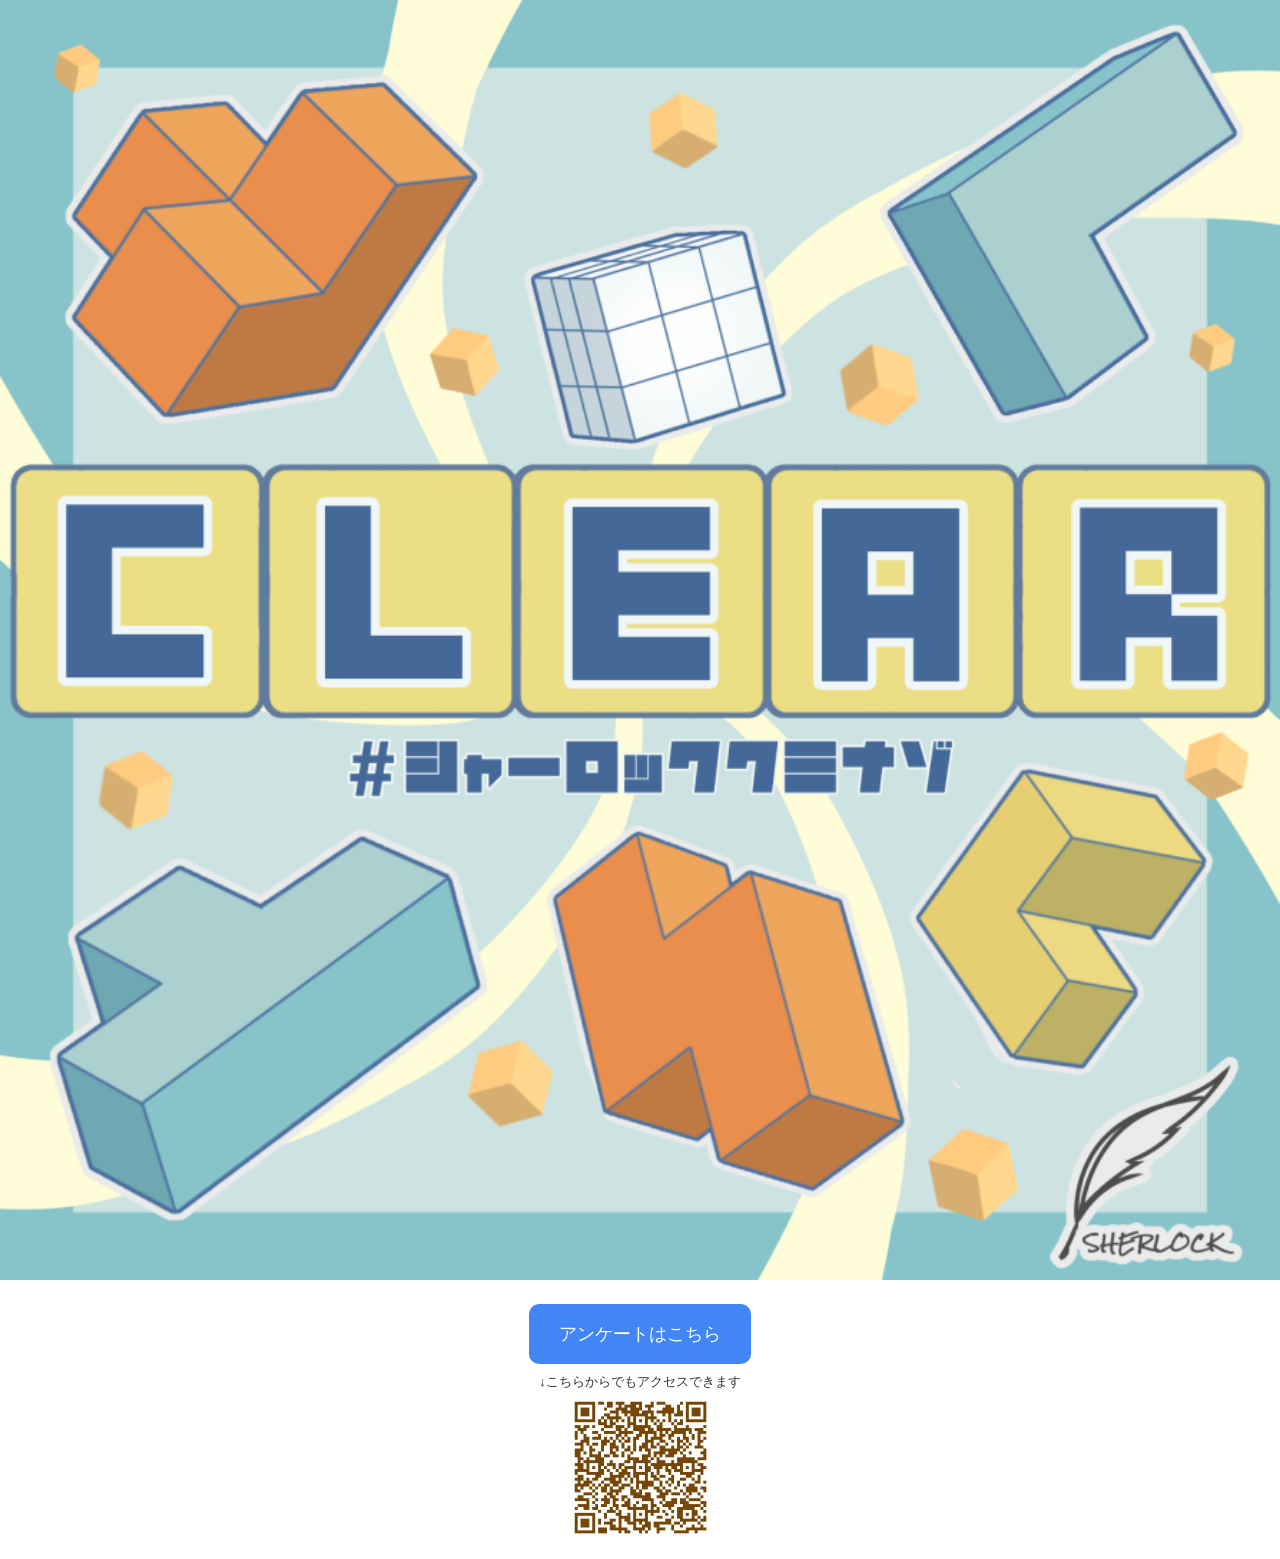
<file: clear.html>
<!DOCTYPE html>
<html lang="ja">

<head>
  <meta charset="UTF-8">
  <meta name="viewport" content="width=device-width, initial-scale=1.0">

  <title>クミナゾCLEAR</title>

  <style>
    body {
      margin: 0;
      font-family: sans-serif;
      text-align: center;
    }

    /* クリア画像 */
    .clear-image {
      width: 100vw;
      aspect-ratio: 1/1;
    }

    .clear-image img {
      width: 100%;
      height: 100%;
      object-fit: contain;
    }

    /* アンケートボタン */
    .survey-button {
      display: inline-block;
      margin-top: 20px;
      padding: 18px 30px;
      font-size: 18px;
      color: white;
      background: #4285f4;
      text-decoration: none;
      border-radius: 10px;
    }

    /* QRコードの大きさと配置*/
    .qr-code {
      text-align: center;
      margin: 10px auto;
    }

    .qr-code-caption {
      font-size: 13px;
      margin-bottom: 0;
      margin-top: 0;
      color: #333;
      line-height: 1.2;
    }

    .qr-code img {
      width: 155px;
      max-width: 100%;
      height: auto;
    }

  </style>

</head>

<body>

  <div class="clear-image">
    <img src="./assets/images/CLEAR.webp" alt="クミナゾCLEAR">
  </div>

  <a class="survey-button" href="https://forms.gle/2WziboUuQCVS4fhZA">
    アンケートはこちら
  </a>

  <div class="qr-code">
    <p class="qr-code-caption">
      ↓こちらからでもアクセスできます
    </p>
    <img src="./assets/images/SHERLOCKHOMEQR.png" alt="アンケートのQRコード">
  </div>

</body>

</html>
</file>
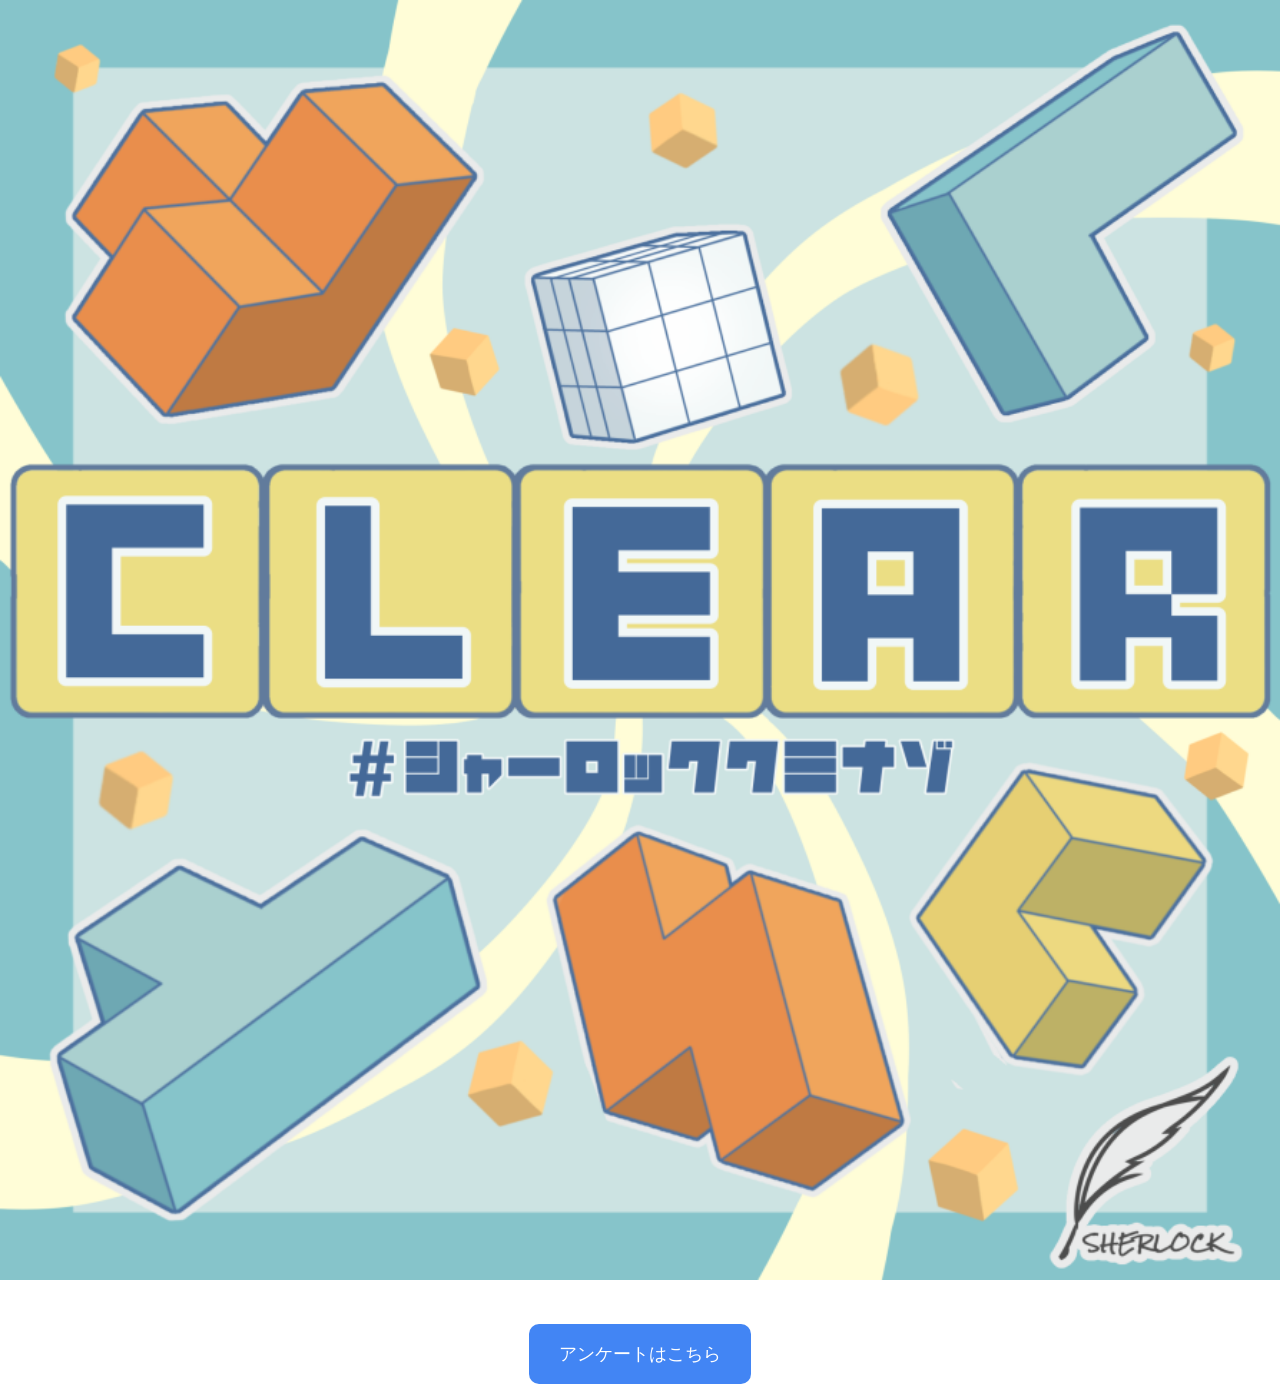
<file: クリア.html>
<!DOCTYPE html>
<html lang="ja">

<head>
  <meta charset="UTF-8">
  <meta name="viewport" content="width=device-width, initial-scale=1.0">

  <title>クミナゾCLEAR</title>

  <style>
    body {
      margin: 0;
      font-family: sans-serif;
      text-align: center;
    }

    /* クリア画像 */
    .clear-image {
      width: 100vw;
      aspect-ratio: 1/1;
    }

    .clear-image img {
      width: 100%;
      height: 100%;
      object-fit: contain;
    }

    /* アンケートボタン */
    .survey-button {
      display: inline-block;
      margin-top: 40px;
      padding: 18px 30px;
      font-size: 18px;
      color: white;
      background: #4285f4;
      text-decoration: none;
      border-radius: 10px;
    }
  </style>

</head>

<body>

  <div class="clear-image">
    <img src="./assets/images/CLEAR.webp" alt="クミナゾCLEAR">
  </div>

  <a class="survey-button" href="https://forms.gle/qoZHzMXo6fBw4mQB8">
    アンケートはこちら
  </a>

</body>

</html>
</file>
